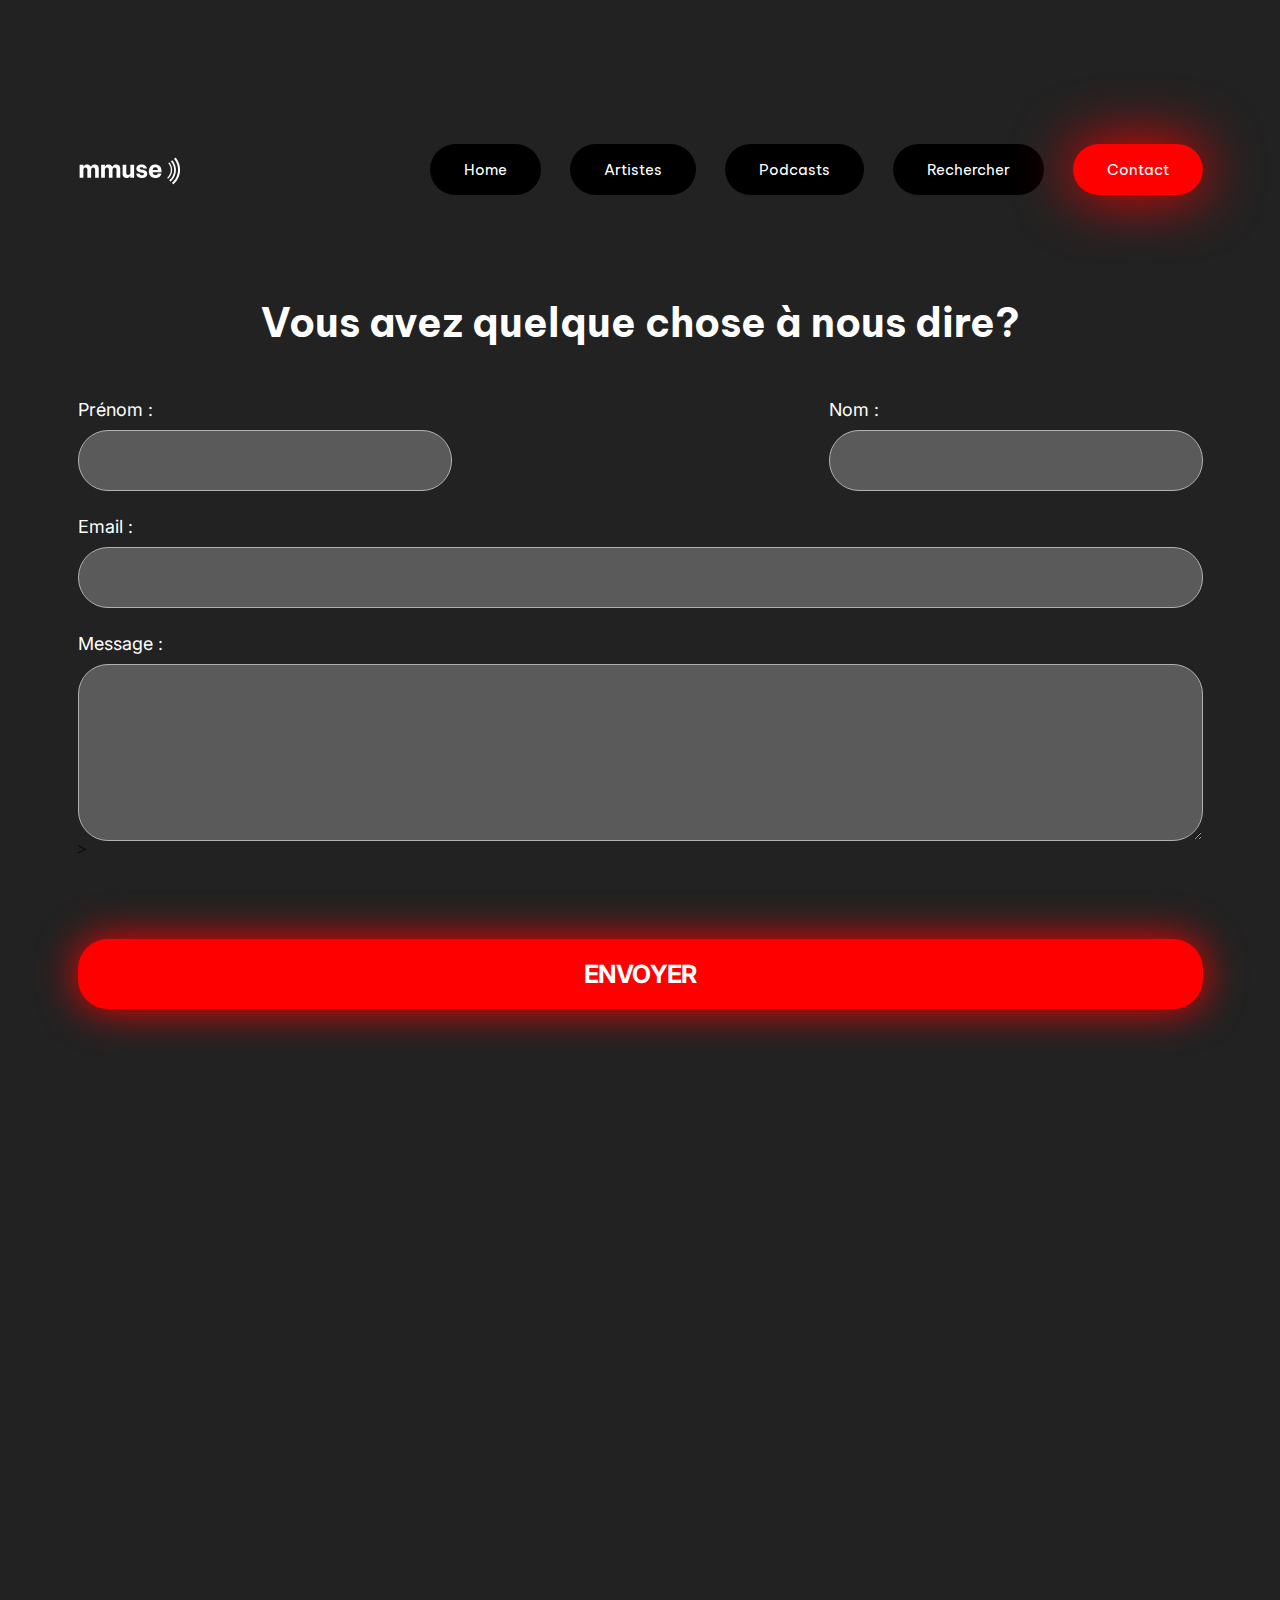
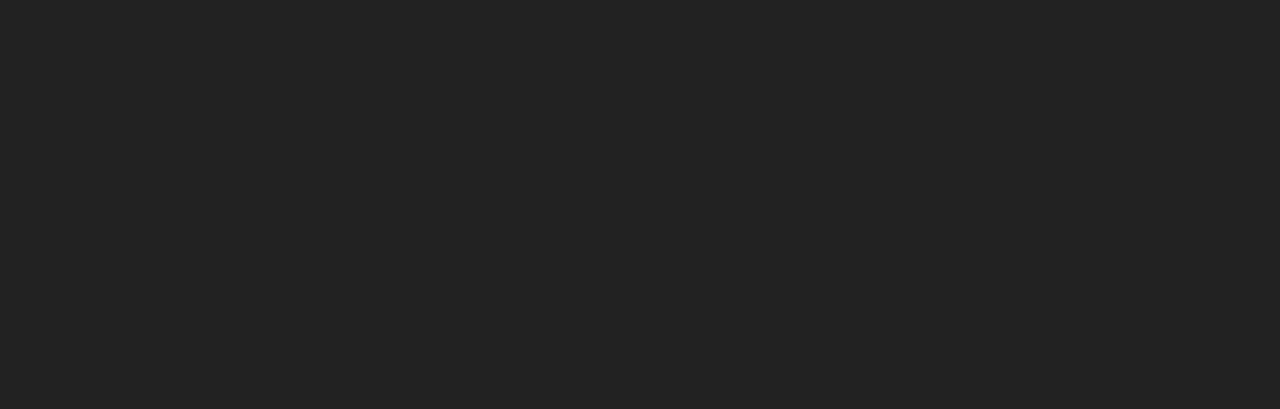
<file: Contact/contact.html>
<!DOCTYPE html>
<html lang="en">
    <head>
        <meta charset="UTF-8">
        <title>mmuse - Contact</title>
        <link rel="stylesheet" type="text/css" href="contact.css">
        <link rel="preconnect" href="https://fonts.googleapis.com">
        <link rel="preconnect" href="https://fonts.gstatic.com" crossorigin>
        <link href="https://fonts.googleapis.com/css2?family=Be+Vietnam+Pro:wght@600&family=Inter:wght@400;600&display=swap" rel="stylesheet">
    </head>
    <body>
        <div class="master-container">
            <!-- Navigation -->
            <nav>
                <img src="../Images/Logo.png" alt="logo mmuse">
                <div>
                    <a href="../index.html" class="nav-links">Home</a>
                    <a href="../main-artistes/main-artistes.html" class="nav-links">Artistes</a>
                    <a href="../Podcasts/podcasts.html" class="nav-links">Podcasts</a>
                    <a href="../search/search.html" class="nav-links">Rechercher</a>
                    <a href="../Contact/contact.html" class="nav-links" id="current-page">Contact</a>
                </div>
            </nav>
            
            <!-- Form -->
            <h1>Vous avez quelque chose à nous dire?</h1>
            <form>
                <!-- First row -->
                <div class="flex-rows">
                    <div>
                        <label for="first-name">Prénom :</label>
                        <input id="first-name" type="text">
                    </div>
                    <div>
                        <label for="last-name">Nom :</label>
                        <input id="last-name" type="text">
                    </div>
                </div>
                
                <!-- Second row -->
                <label for="email">Email :</label>
                <input id="email" type="email">
                
                <!-- Third row -->
                <label for="message">Message :</label>
                <textarea id="message" rows="5"></textarea>>
                
                <!-- submit button -->
                <button id="button" type="submit">Envoyer</button>
            </form>
        </div>
    </body>
</html>
</file>
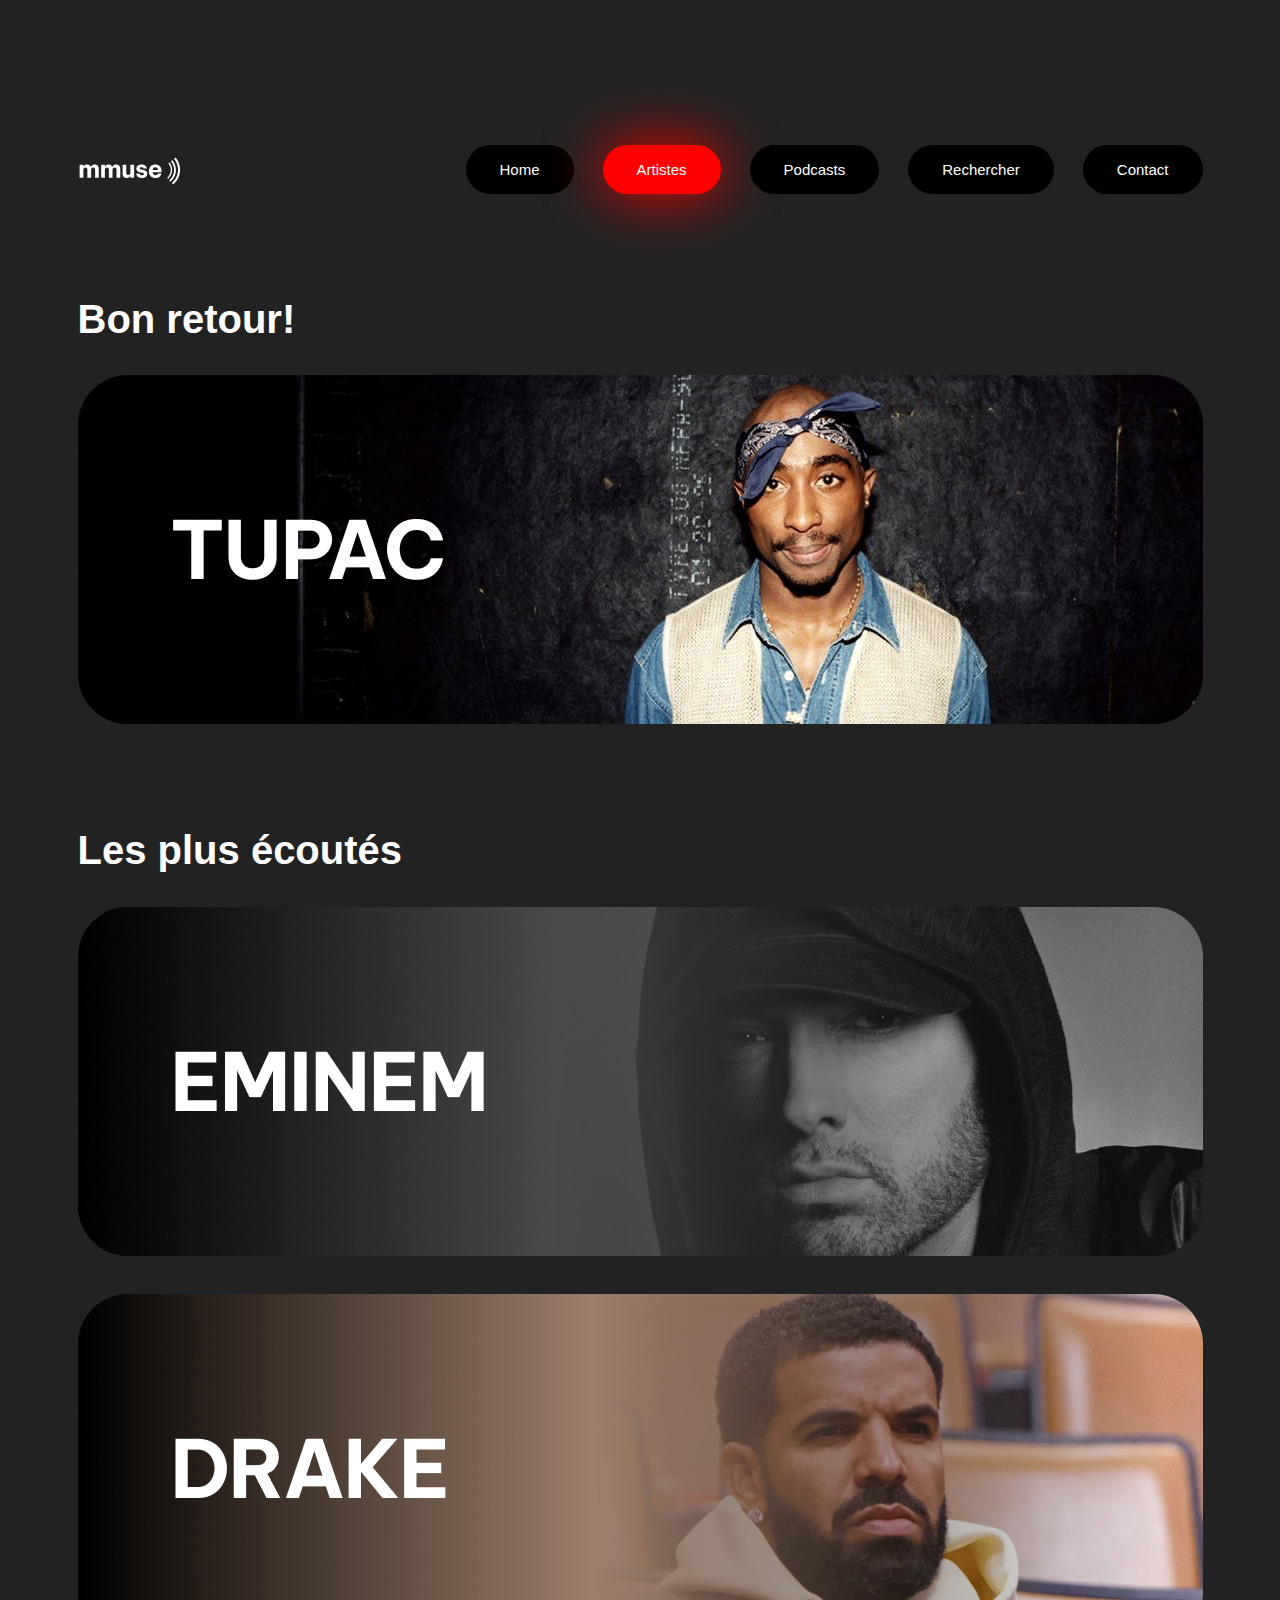
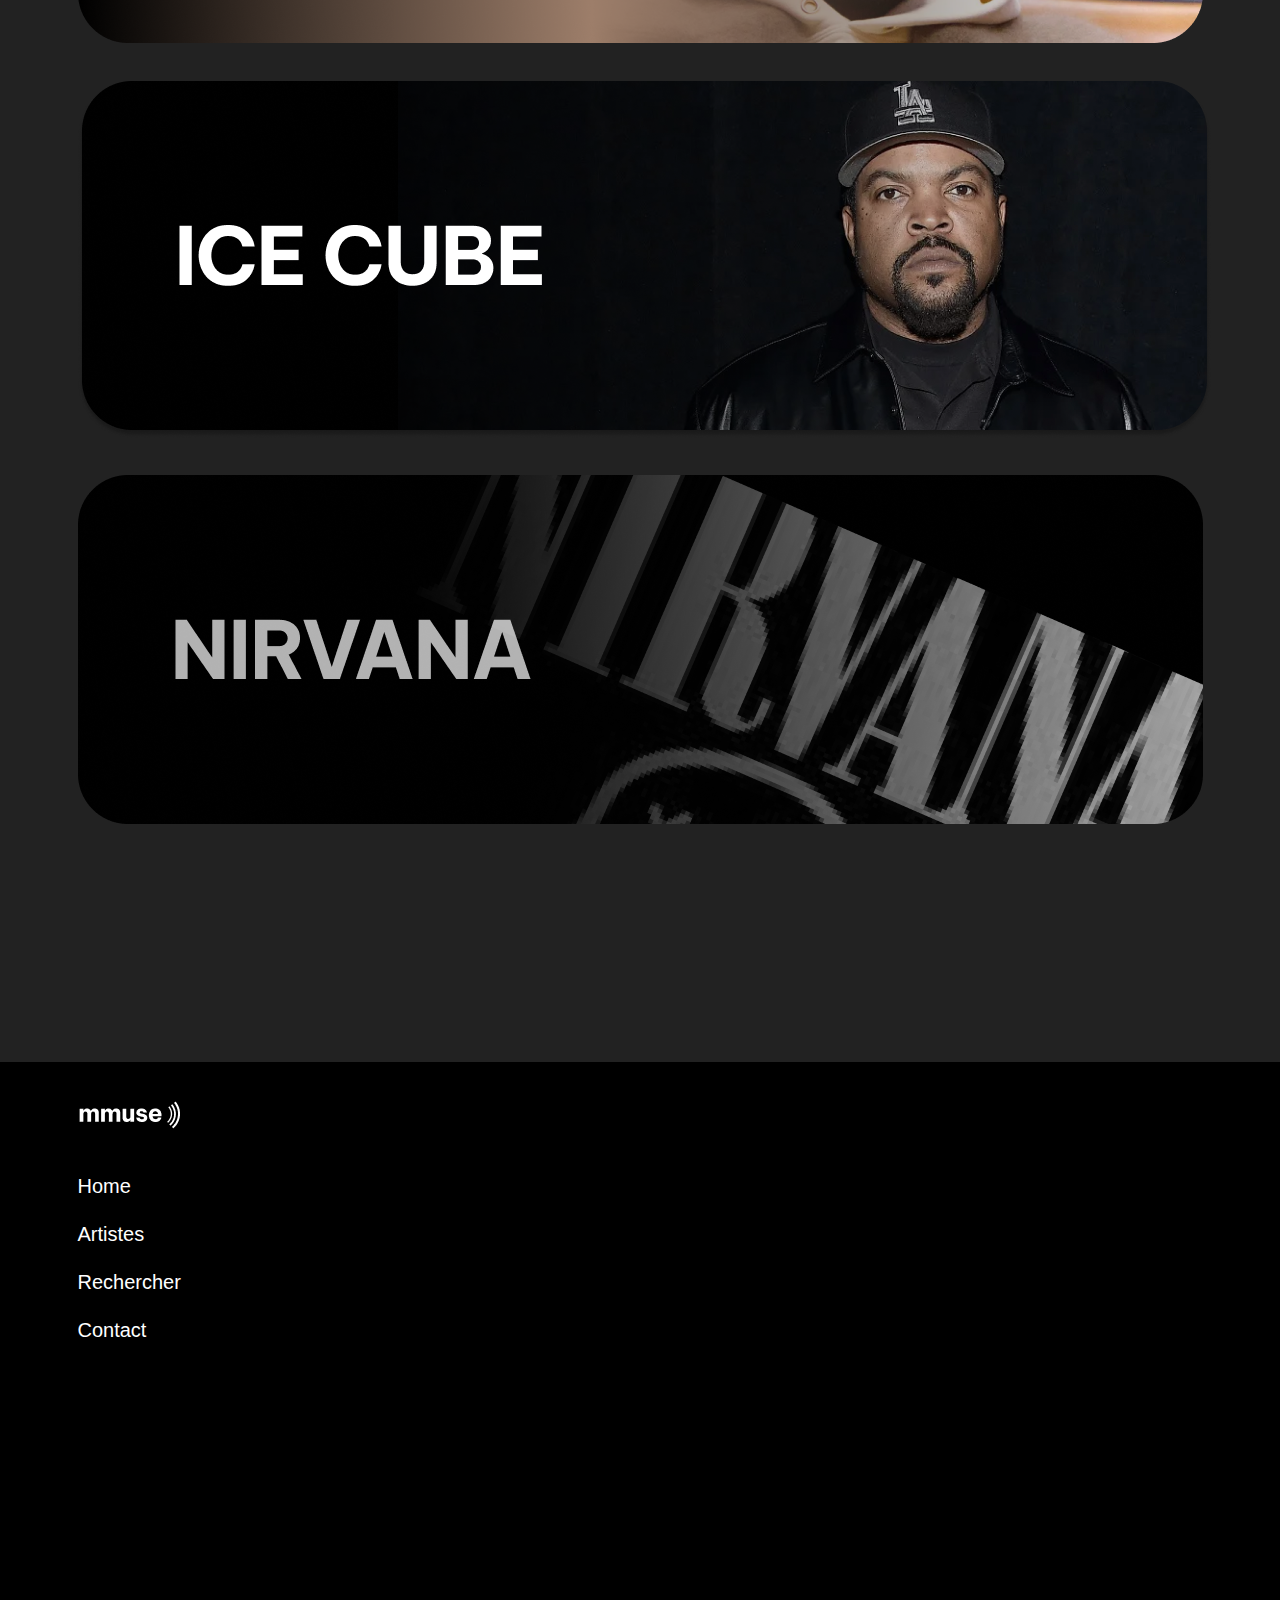
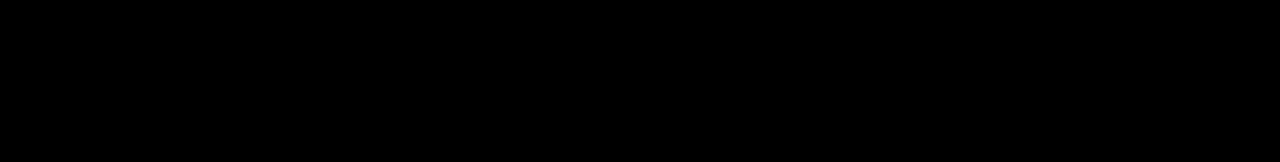
<file: main-artistes/main-artistes.html>
<!DOCTYPE html>
<html lang="en">

<head>
    <meta charset="UTF-8">
    <meta name="viewport" content="width=device-width, initial-scale=1.0">
    <title>main-artistes</title>
    <link rel="stylesheet" href="artistes.css">
</head>

<body>


    <div class="master-container">
        <!-- Navigation -->
        <nav>
            <img src="/Images/Logo.png" alt="logo mmuse">
            <div>
                <a href="../index.html" class="nav-links">Home</a>
                <a href="../main-artistes/main-artistes.html" class="nav-links" id="current-page">Artistes</a>
                <a href="../Podcasts/podcasts.html" class="nav-links">Podcasts</a>
                <a href="../search/search.html" class="nav-links">Rechercher</a>
                <a href="" class="nav-links">Contact</a>
            </div>
        </nav>



        <h1>Bon retour!</h1>



        <div class="spacingFrame">
            <a href="/main-artistes/Artiste/2pac/2pac.html"><img src="/Images/2pacFrame.png" alt="Frame2pac"></a>
        </div>


        <h1>Les plus écoutés</h1>

        <div class="spacingFrame" href="../main-artistes/Artiste/">
            <img src="/Images/EminemFrame.png" alt="FrameEminem">
        </div>

        <div class="spacingFrame">
            <a href="/main-artistes/Artiste/drake/drake.html"><img src="/Images/DrakeFrame.png" alt="FrameDrake"></a>
        </div>
        <div class="spacingFrame">
            <a href="/main-artistes/Artiste/IceCube/IceCube.html"><img src="/Images/IceCubeFrame.png" alt="FrameIceCube"></a>
        </div>
        <div class="spacingFrame">
           <a href="/main-artistes/Artiste/nirvana/nirvanaArtiste.html"> <img src="/Images/NirvanaFrame.png" alt="FrameNirvana" href="../main-artistes/Artiste/nirvana/nirvanaArtiste.html"></a>
        </div>


    </div>
  
    
    
    <footer>
        <div id="footer-container">
            <img src="/Images/Logo.png" alt="logo mmuse">
            <div id="footer-links-container">
                <a href="../index.html" class="footer-links">Home</a>
                <a href="../main-artistes/main-artistes.html" class="footer-links">Artistes</a>
                <a href="../search/search.html" class="footer-links">Rechercher</a>
                <a href="../Contact/contact.html" class="footer-links">Contact</a>
            </div>
        </div>
    </footer>
</body>

</html>
</file>
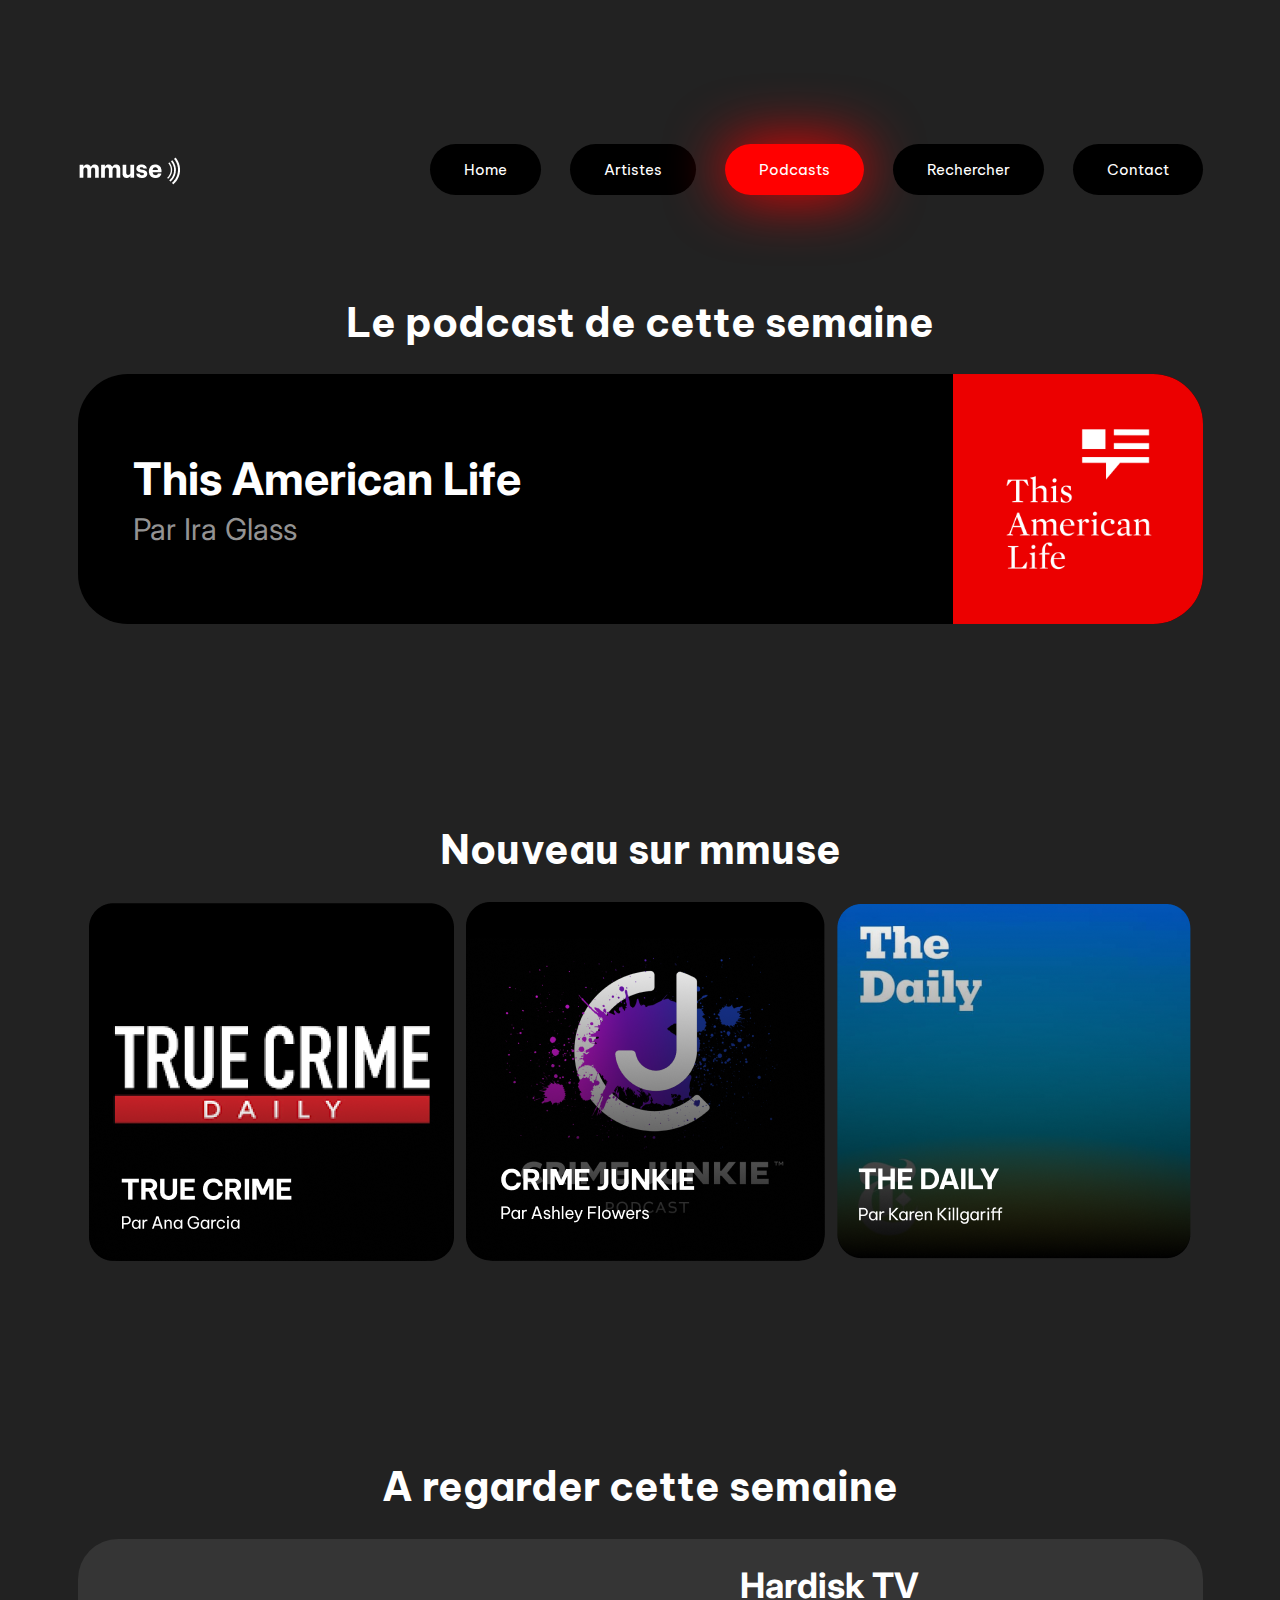
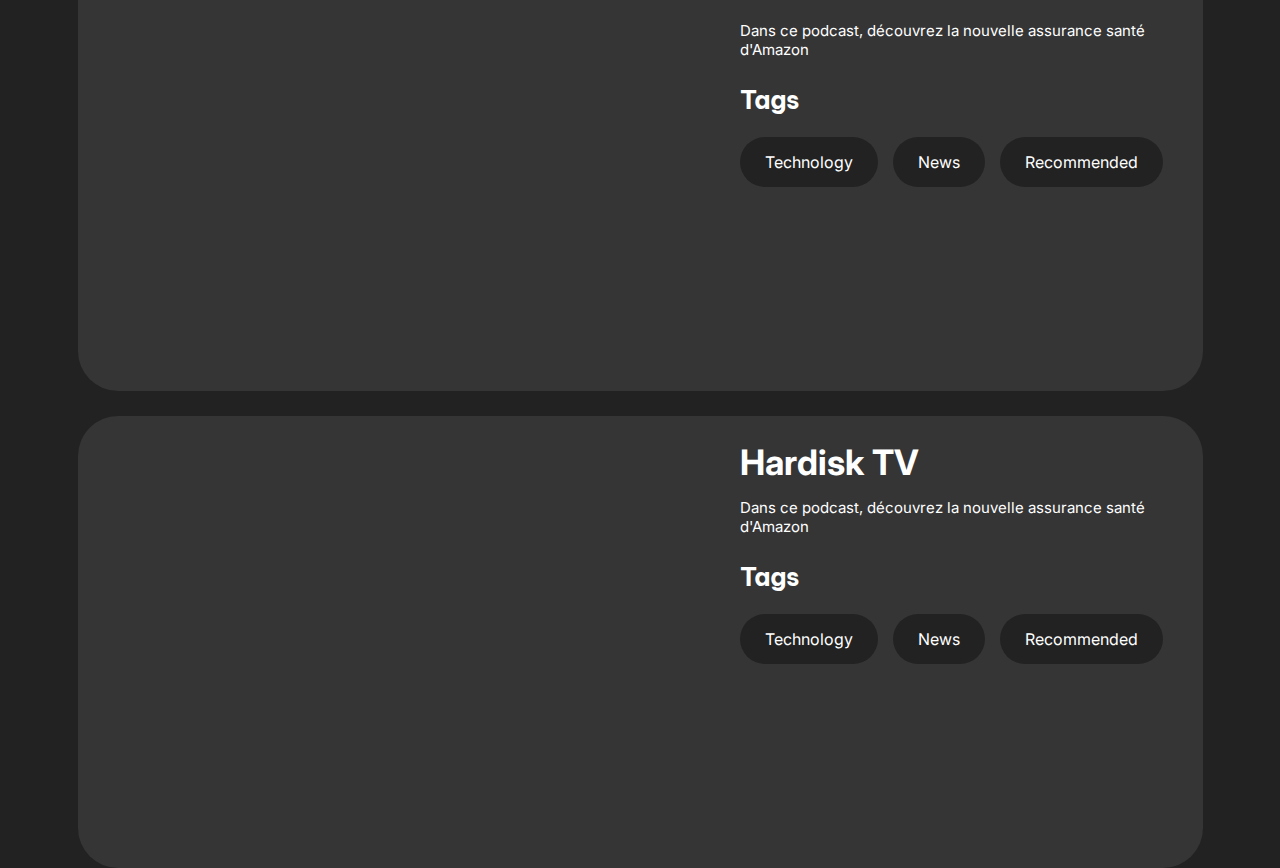
<file: Podcasts/podcasts.html>
<!DOCTYPE html>
<html lang="en">
    <head>
        <meta charset="UTF-8">
        <title>mmuse - Podcasts</title>
        <link rel="stylesheet" type="text/css" href="podcasts.css">
        <link rel="preconnect" href="https://fonts.googleapis.com">
        <link rel="preconnect" href="https://fonts.gstatic.com" crossorigin>
        <link href="https://fonts.googleapis.com/css2?family=Be+Vietnam+Pro:wght@600&family=Inter:wght@400;600&display=swap" rel="stylesheet">
    </head>
    <body>
        <div class="master-container">
            <!-- Navigation -->
            <nav>
                <img src="../Images/Logo.png" alt="logo mmuse">
                <div>
                    <a href="../index.html" class="nav-links">Home</a>
                    <a href="../main-artistes/main-artistes.html" class="nav-links">Artistes</a>
                    <a href="../Podcasts/podcasts.html" class="nav-links" id="current-page">Podcasts</a>
                    <a href="../search/search.html" class="nav-links">Rechercher</a>
                    <a href="../Contact/contact.html" class="nav-links">Contact</a>
                </div>
            </nav>
            
            <!-- Weekly podcast -->
            <h1>Le podcast de cette semaine</h1>
            <div id="weekly-container">
                <div id="weekly-text">
                    <h2>This American Life</h2>
                    <p id="author">Par Ira Glass</p>
                </div>
                <img src="../Images/weekly-podcast.png" alt="This American Life logo" style="height: 100%">
            </div>
            
            <!-- New podcasts -->
            <h1>Nouveau sur mmuse</h1>
            <div id="new-podcasts">
                <img src="../Images/podcast1.png" alt="True Crime">
                <img src="../Images/podcast2.png" alt="Crime Junkie">
                <img src="../Images/podcast3.png" alt="The Daily">
            </div>
            
            <!-- A regarder -->
            <h1>A regarder cette semaine</h1>
            <div class="video-container">
                <div class="container">
                    <iframe width="714" height="402" src="https://www.youtube.com/embed/PBFrsAsbkcc" title="Amazon lance une assurance santé !" frameborder="0" allow="accelerometer; autoplay; clipboard-write; encrypted-media; gyroscope; picture-in-picture; web-share" allowfullscreen></iframe>
                    <div class="info">
                        <h3 class="video-title">Hardisk TV</h3>
                        <p class="description">Dans ce podcast, découvrez la nouvelle assurance santé d'Amazon</p>
                        <h3>Tags</h3>
                        <div class="tags-container">
                            <p class="tag">Technology</p>
                            <p class="tag">News</p>
                            <p class="tag">Recommended</p>
                        </div>
                    </div>
                </div>
            </div>
            
            <div class="video-container">
                <!--  -->
                <div class="container">
                    <iframe width="714" height="402" src="https://www.youtube.com/embed/PBFrsAsbkcc" title="Amazon lance une assurance santé !" frameborder="0" allow="accelerometer; autoplay; clipboard-write; encrypted-media; gyroscope; picture-in-picture; web-share" allowfullscreen></iframe>
                    <div class="info">
                        <h3 class="video-title">Hardisk TV</h3>
                        <p class="description">Dans ce podcast, découvrez la nouvelle assurance santé d'Amazon</p>
                        <h3>Tags</h3>
                        <div class="tags-container">
                            <p class="tag">Technology</p>
                            <p class="tag">News</p>
                            <p class="tag">Recommended</p>
                        </div>
                    </div>
                </div>
            </div>
        </div>
    </body>
</html>
</file>
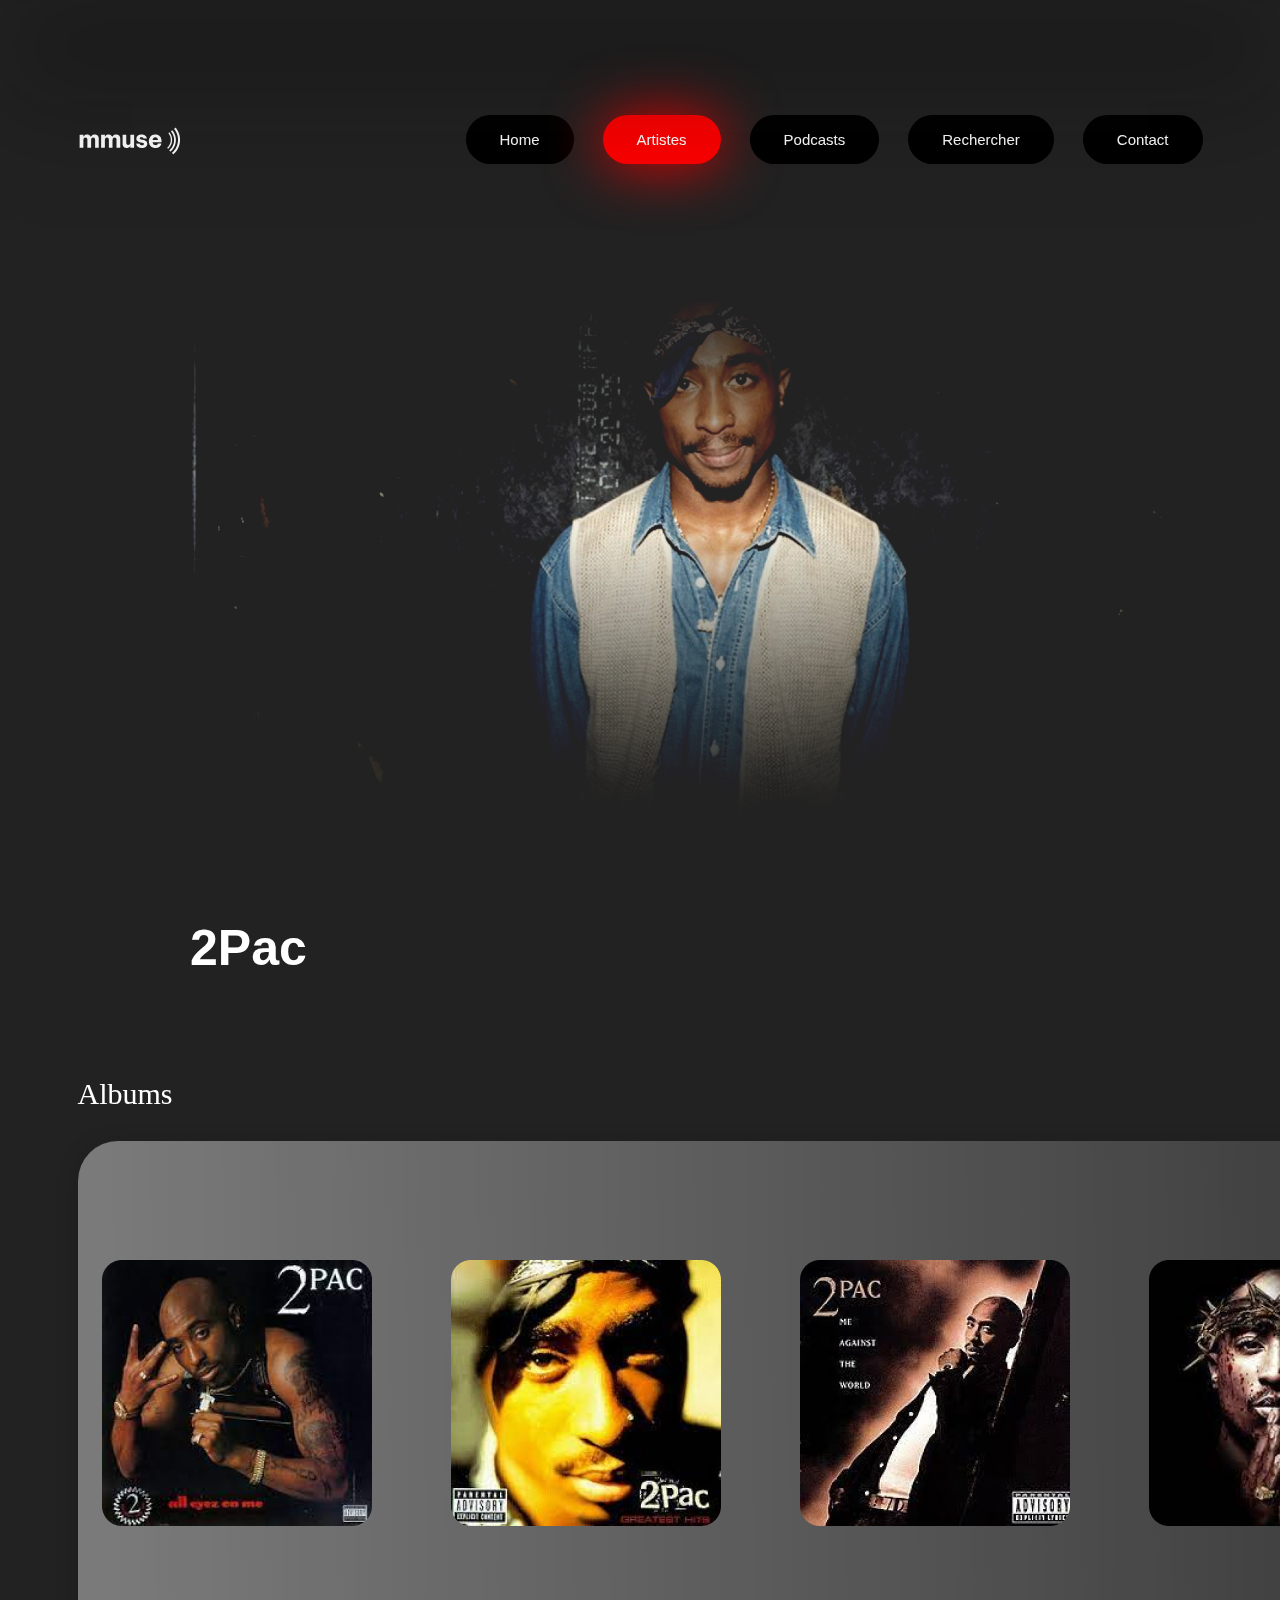
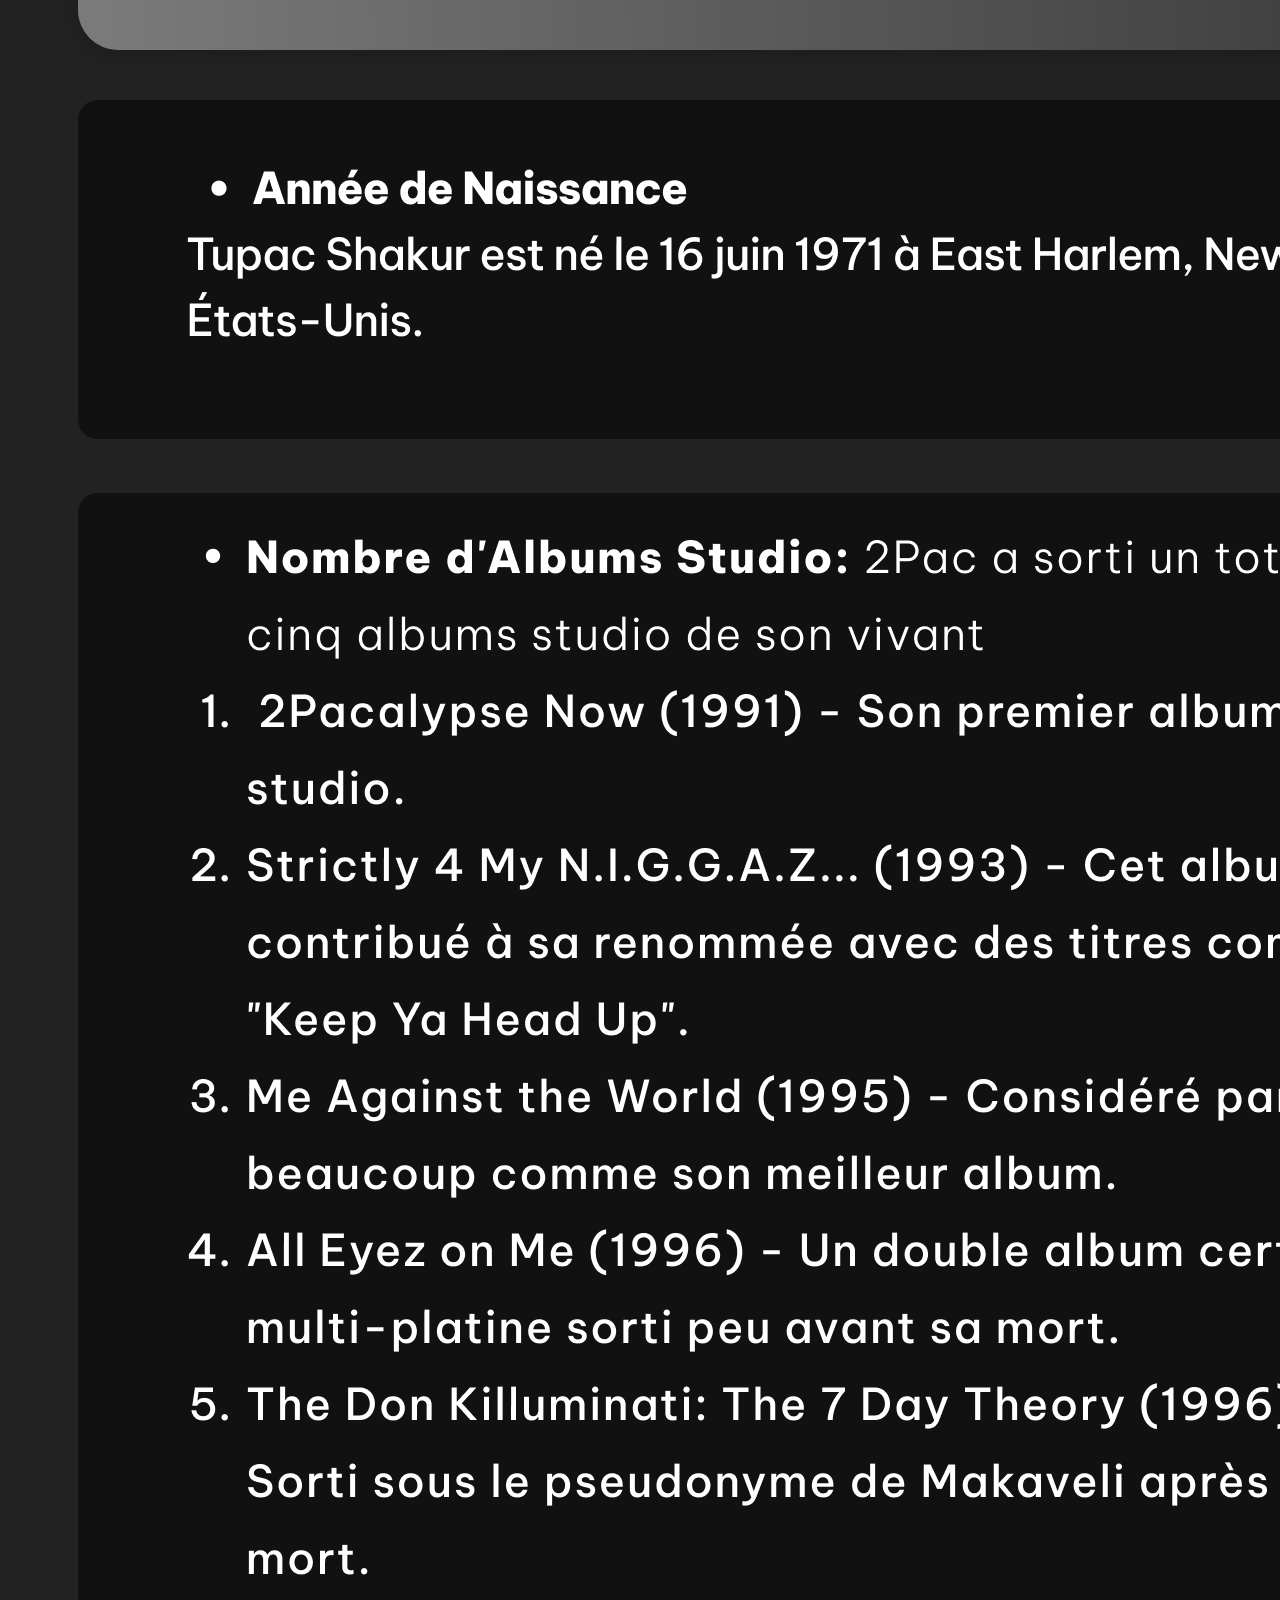
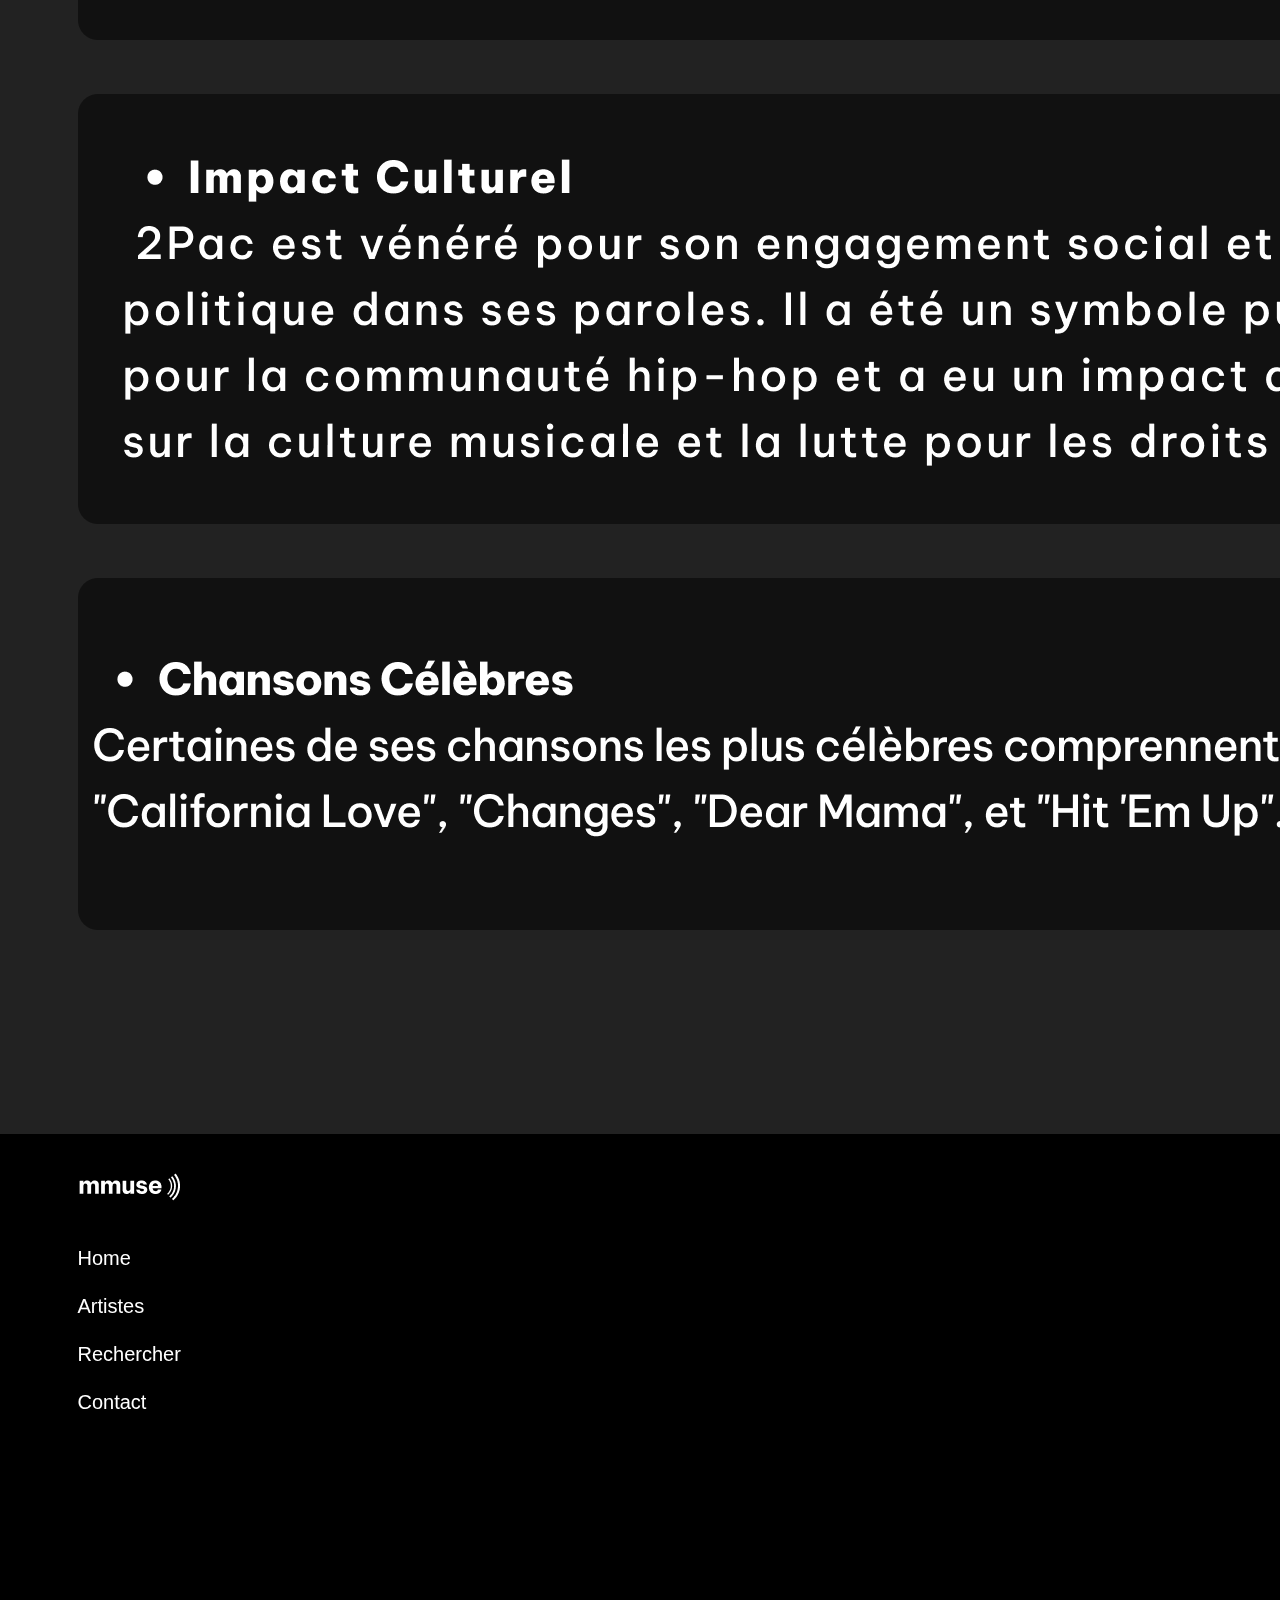
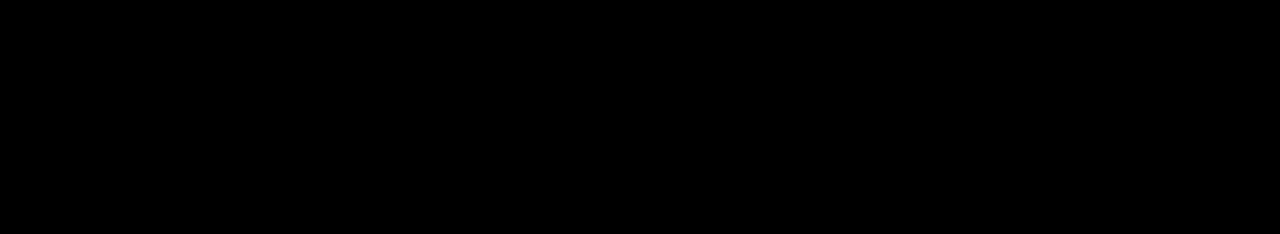
<file: Artiste/2pac/2pac.html>
<!DOCTYPE html>
<html lang="en">

<head>
    <meta charset="UTF-8">
    <meta name="viewport" content="width=device-width, initial-scale=1.0">
    <title>2pac</title>
    <link rel="stylesheet" href="2pac.css">
</head>



<body>

    <div class="containerFade"></div>

    <div class="master-container"> <!-- big container that makes the whole thing center-->


        <!-- Navigation -->
        <nav>
            <img src="/Images/Logo.png" alt="logo mmuse">
            <div>
                <a href="../../../index.html" class="nav-links">Home</a>
                <a href="../../../main-artistes/main-artistes.html" class="nav-links" id="current-page">Artistes</a>
                <a href="../../../Podcasts/podcasts.html" class="nav-links">Podcasts</a>
                <a href="../../../search/search.html" class="nav-links">Rechercher</a>
                <a href="../../../Contact/contact.html" class="nav-links">Contact</a>
            </div>
        </nav>

        <div class="spacingFrame" class="FrameArtiste" class="TopSpacing">
            <img src="../../../Images/2PacTopFrame.png" class="lighten-blend" alt="nirvanatop" width="100%">
            <h1>2Pac</h1>
        </div>
        <p class="test">Albums</p>
        <div id="whats-new">

            <div class="albums">
                <img src="../../../Images/albums-2pac/album1.png" alt="album1">
                <img src="../../../Images/albums-2pac/album2.png" alt="album2">
                <img src="../../../Images/albums-2pac/album3.png" alt="album3">
                <img src="../../../Images/albums-2pac/album4.png" alt="album14">
            </div>

        </div>


        <div>
            <div class="padding">
                <img src="../../../Images/albums-2pac/text1.png" alt="text1">
            </div>
            <div class="padding">
                <img src="../../../Images/albums-2pac/text2.png" alt="text2">
            </div>
            <div class="padding">
                <img src="../../../Images/albums-2pac/text3.png" alt="text3">
            </div>
            <div class="padding">
                <img src="../../../Images/albums-2pac/test4.png" alt="text4">
            </div>
        </div>

















        <!-- Section Footer (Work In Progress -->
        



    </div>


    <footer>
        <div id="footer-container">
            <img src="../../../Images/Logo.png" alt="logo mmuse">
            <div id="footer-links-container">
                <a href="" class="footer-links">Home</a>
                <a href="main-artistes/main-artistes.html" class="footer-links">Artistes</a>
                <a href="search/search.html" class="footer-links">Rechercher</a>
                <a href="" class="footer-links">Contact</a>
            </div>
        </div>
    </footer>



</body>

</html>
</file>
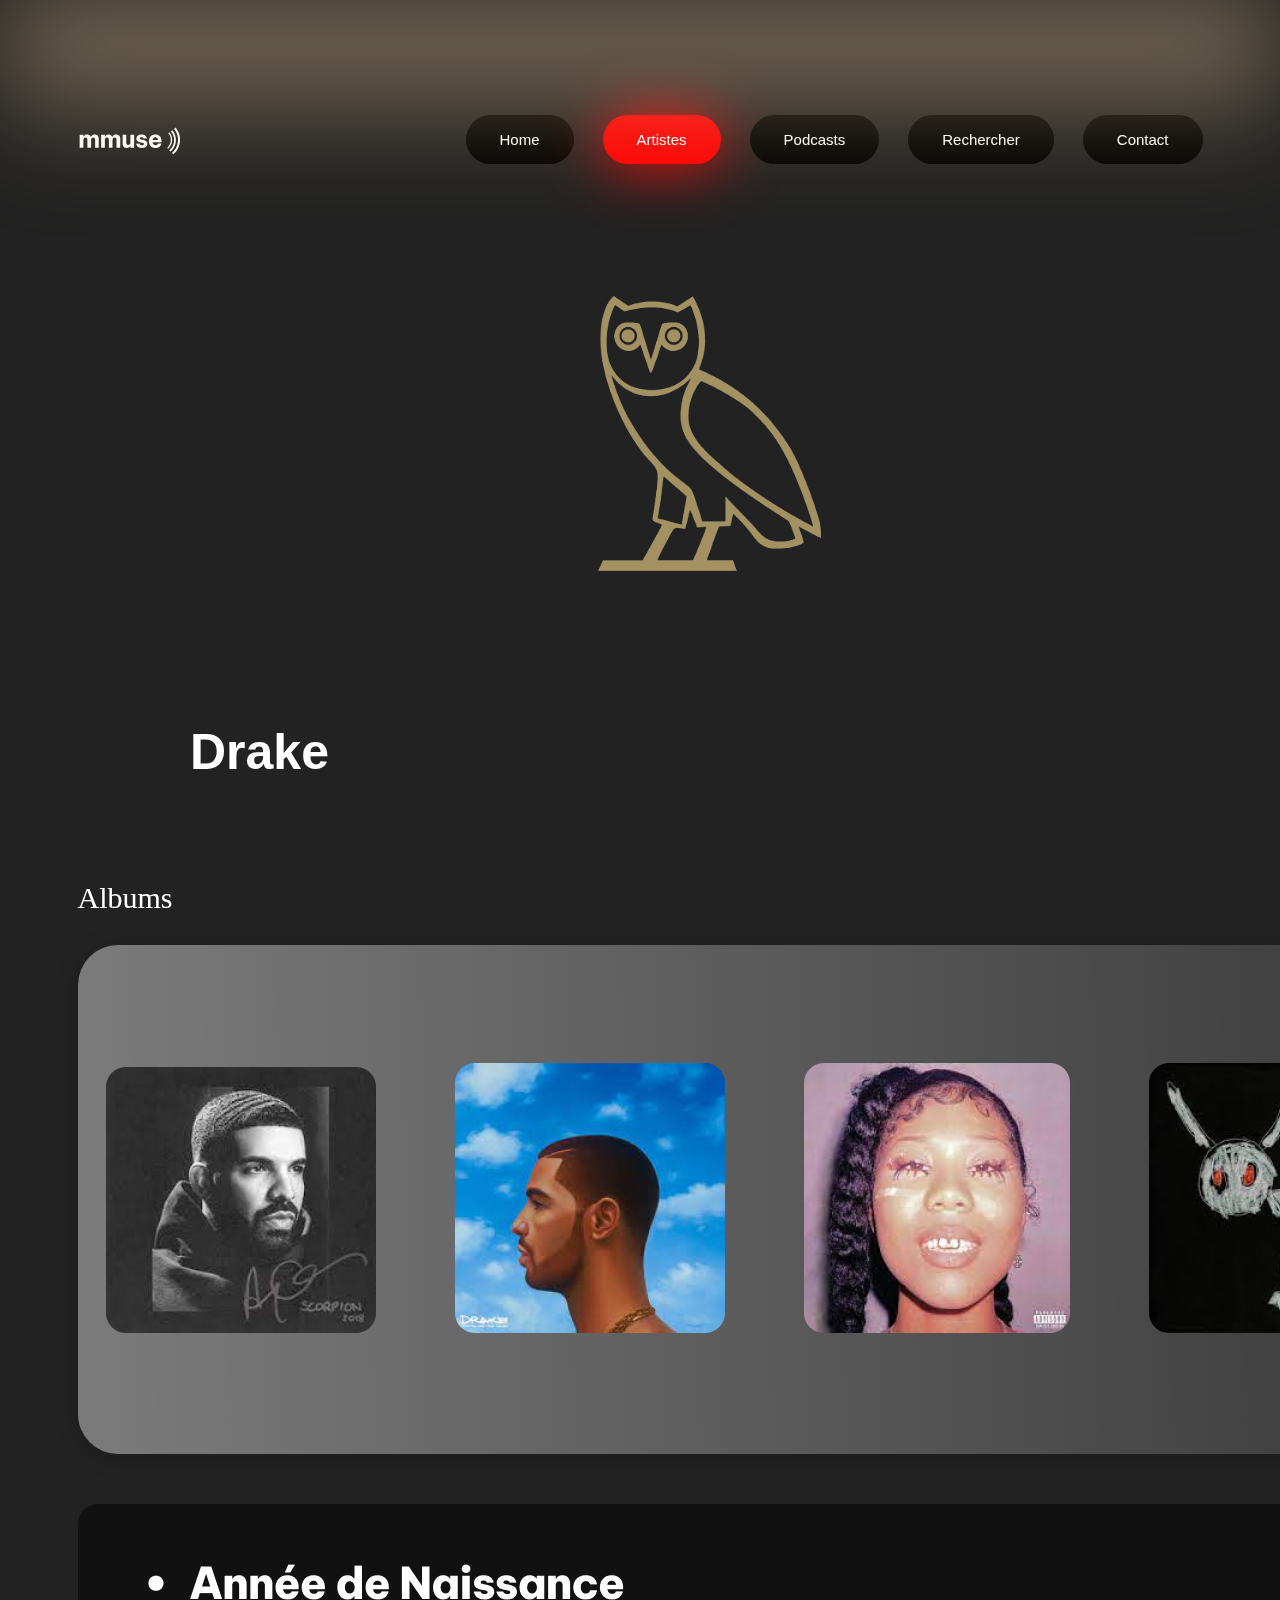
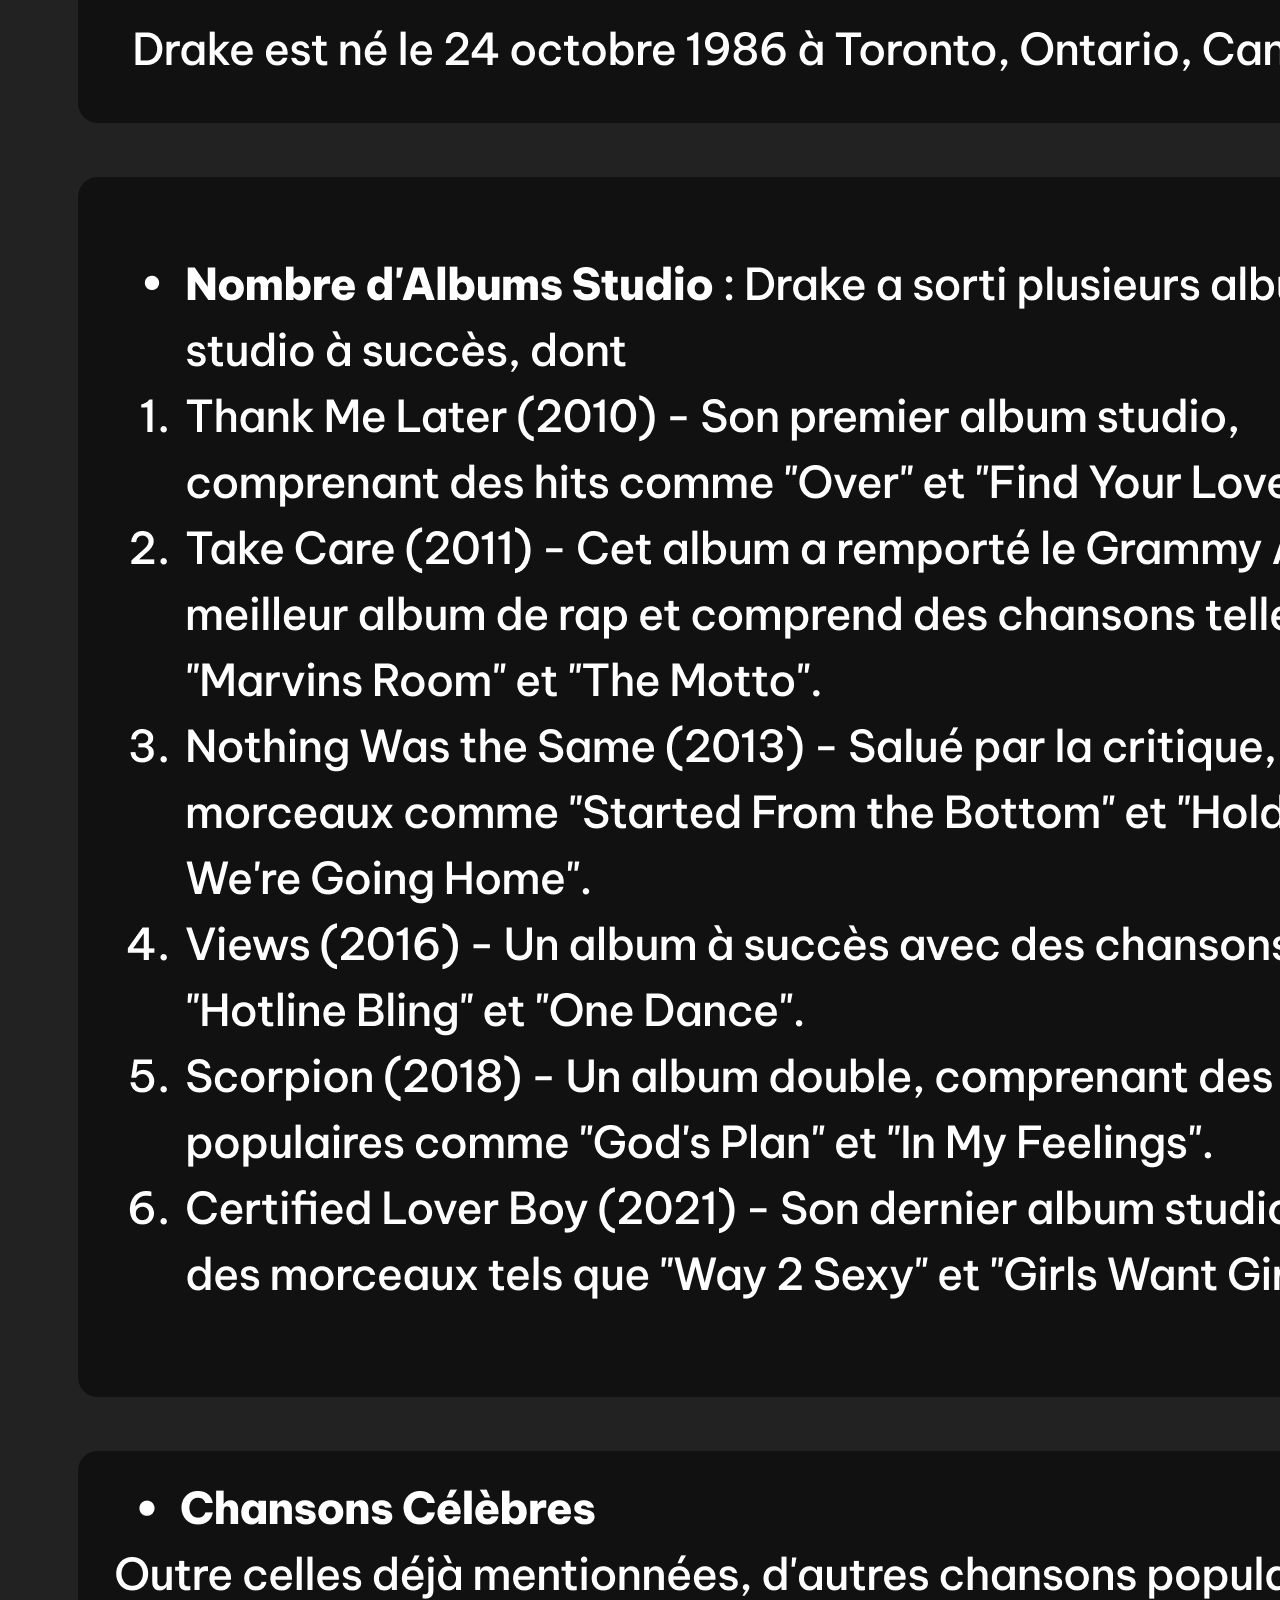
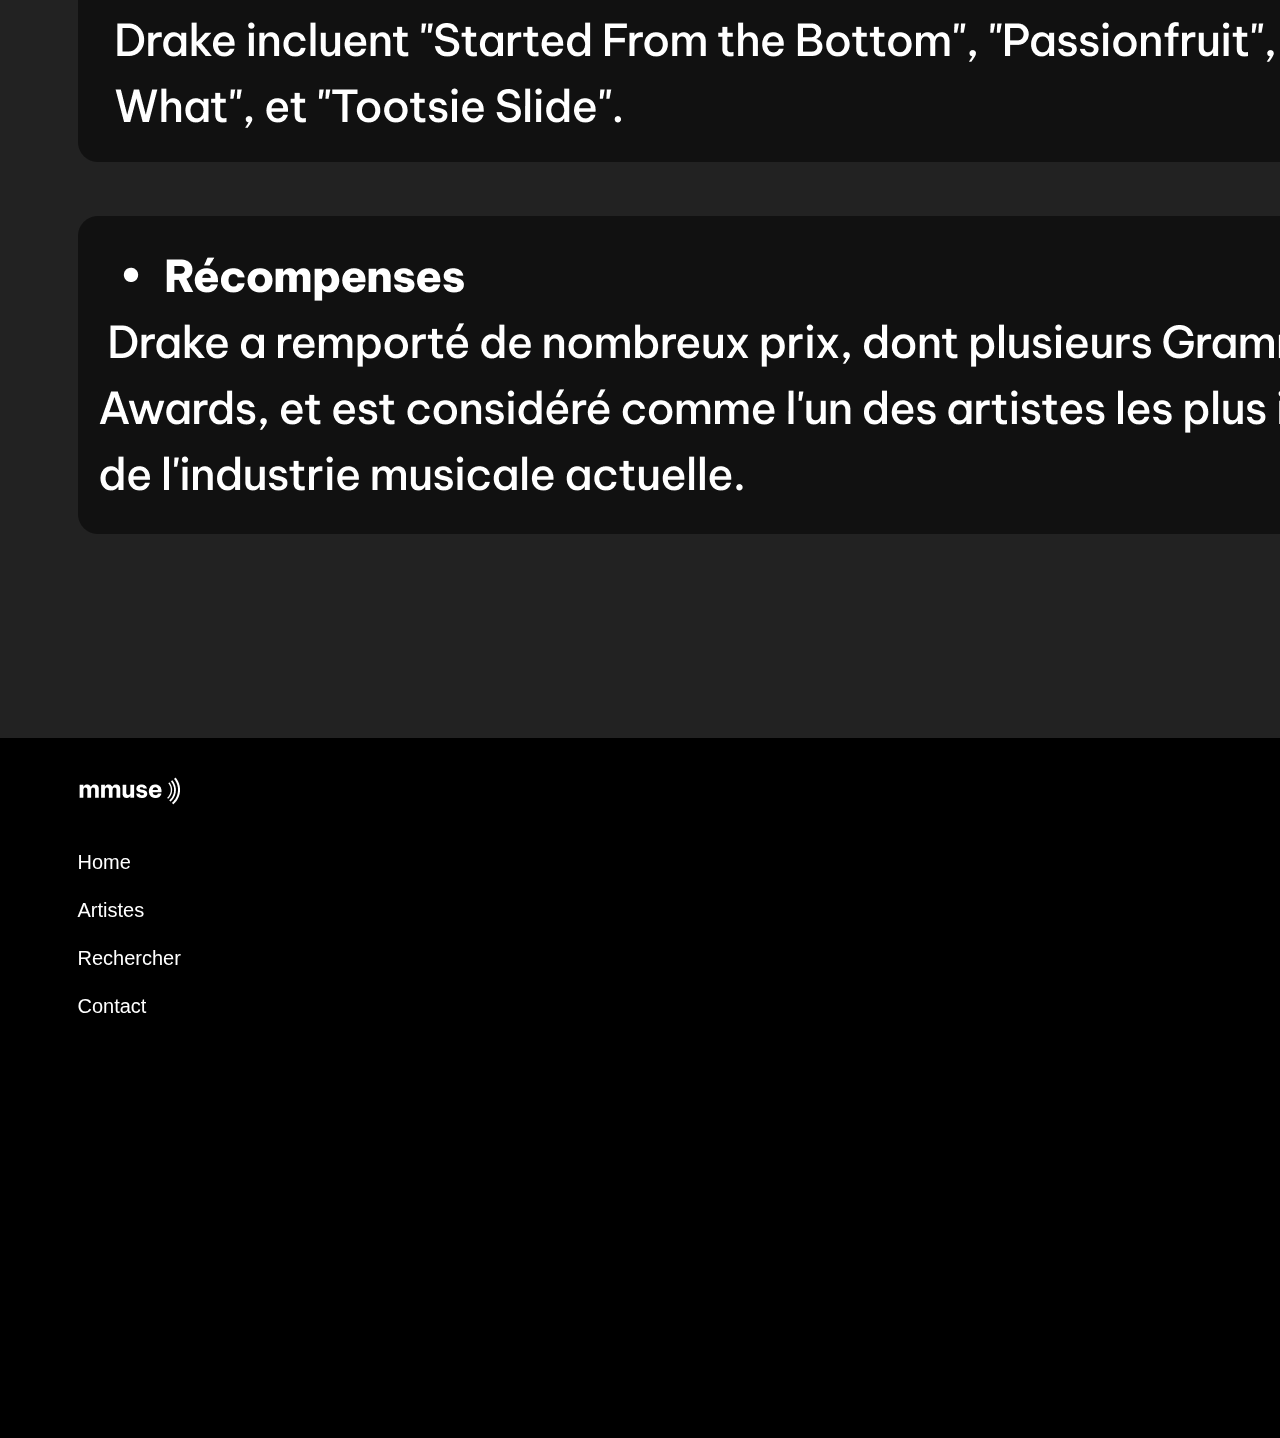
<file: Artiste/drake/drake.html>
<!DOCTYPE html>
<html lang="en">
<head>
    <meta charset="UTF-8">
    <meta name="viewport" content="width=device-width, initial-scale=1.0">
    <title>Drake</title>
    <link rel="stylesheet" href="drake.css">
</head>
<body>

    <div class="containerFade"></div>

    <div class="master-container"> <!-- big container that makes the whole thing center-->


        <!-- Navigation -->
        <nav>
            <img src="/Images/Logo.png" alt="logo mmuse">
            <div>
                <a href="../../../index.html" class="nav-links">Home</a>
                <a href="../../../main-artistes/main-artistes.html" class="nav-links" id="current-page">Artistes</a>
                <a href="../../../Podcasts/podcasts.html" class="nav-links">Podcasts</a>
                <a href="../../../search/search.html" class="nav-links">Rechercher</a>
                <a href="../../../Contact/contact.html" class="nav-links">Contact</a>
            </div>
        </nav>

        <div class="spacingFrame" class="FrameArtiste" class="TopSpacing">
            <img src="../../../Images/DrakeFramTop.png" class="lighten-blend" alt="nirvanatop" width="100%">
            <h1>Drake</h1>
        </div>
        <p class="test">Albums</p>
        <div id="whats-new">

            <div class="albums">
                <img src="../../../Images/albums-drake/albums1.png" alt="album1">
                <img src="../../../Images/albums-drake/albums2.png" alt="album2">
                <img src="../../../Images/albums-drake/albums3.png" alt="album3">
                <img src="../../../Images/albums-drake/albums4.png" alt="album14">
            </div>

        </div>


        <div>
            <div class="padding">
                <img src="../../../Images/albums-drake/text1.png" alt="text1">
            </div>
            <div class="padding">
                <img src="../../../Images/albums-drake/text2.png" alt="text2">
            </div>
            <div class="padding">
                <img src="../../../Images/albums-drake/text3.png" alt="text3">
            </div>
            <div class="padding">
                <img src="../../../Images/albums-drake/text4.png" alt="text4">
            </div>
        </div>

















        <!-- Section Footer (Work In Progress -->
        



    </div>


    <footer>
        <div id="footer-container">
            <img src="../../../Images/Logo.png" alt="logo mmuse">
            <div id="footer-links-container">
                <a href="" class="footer-links">Home</a>
                <a href="main-artistes/main-artistes.html" class="footer-links">Artistes</a>
                <a href="search/search.html" class="footer-links">Rechercher</a>
                <a href="" class="footer-links">Contact</a>
            </div>
        </div>
    </footer>



</body>
</html>
</file>
<file: Contact/contact.css>
body {
    background-color: #222222;
    display: flex;
    flex-direction: column;
    align-items: center;
    justify-content: center;
    padding: 0;
    margin: 30px 0 0;
}

.master-container {
    width: 1125px;
    align-items: center;
}

/* Navigation */
nav {
    display: flex;
    justify-content: space-between;
    align-items: center;
    width: 1150px;
    color: white;
    margin-top: 10%;
}

.nav-links {
    text-decoration: none;
    color: white;
    font-family: 'Be Vietnam Pro', sans-serif;
    margin-right: 25px;
    font-size: 15px;
    padding: 16px 34px;
    background-color: black;
    border-radius: 37px;
}

#current-page {
    background-color: #FF0000;
    box-shadow: 0 0 60px 0 #F00;
}

/* Titre */
h1 {
    text-align: center;
    margin-top: 100px;
    font-size: 40px;
    color: white;
    font-family: 'Be Vietnam Pro', sans-serif;
}

/* Formulaire */
form {
    display: flex;
    flex-direction: column;
}

label, input {
    display: flex;
    flex-direction: column;
}

.flex-rows {
    display: flex;
    flex-direction: row;
    justify-content: space-between;
    gap: 50px;
}

label {
    font-family: "Inter", sans-serif;
    color: white;
    font-size: 18px;
    margin-top: 25px;
}

input {
    padding: 15px 25px;
    border-radius: 30px;
    border: 1px solid #B1B1B1;
    background: #5A5A5A;
    color: white;
    font-size: 25px;
    margin-top: 10px;
}

#button {
    border: 0;
    background-color: #FF0000;
    color: #FFF;
    text-align: center;
    font-family: "Inter", sans-serif;
    font-weight: bold;
    font-size: 25px;
    letter-spacing: -0.78px;
    text-transform: uppercase;
    width: 1125px;
    margin-top: 80px;
    padding: 20px 40px;
    border-radius: 30px;
    box-shadow: 0 0 40px 0 #FF0000;
    margin-bottom: 1000px;
}

textarea {
    padding: 15px 25px;
    border-radius: 30px;
    border: 1px solid #B1B1B1;
    background: #5A5A5A;
    color: white;
    font-size: 25px;
    margin-top: 10px;
}
</file>
<file: main-artistes/artistes.css>
body {
    background-color: #222222;
    display: flex;
    flex-direction: column;
    align-items: center;
    justify-content: center;
    padding: 0;
    margin: 30px 0 0;
}

.master-container {
    width: 1125px;
    align-items: center;
}


/* Navigation Bar */
nav {
    display: flex;
    justify-content: space-between;
    align-items: center;
    color: white;
    margin-top: 10%;
}

.nav-links {
    text-decoration: none;
    color: white;
    font-family: 'Be Vietnam Pro', sans-serif;
    margin-left: 25px;
    font-size: 15px;
    padding: 16px 34px;
    background-color: black;
    border-radius: 37px;
}

#current-page {
    background-color: #FF0000;
    box-shadow: 0 0 60px 0 #F00;
}

/* Title */
h1 {
    margin-top: 100px;
    font-size: 40px;
    color: white;
    font-family: 'Be Vietnam Pro', sans-serif;
}

/* Quoi de neuf */
#whats-new {
    border-radius: 40px;
    background: linear-gradient(89deg, rgba(255, 255, 255, 0.40) 2.41%, rgba(255, 255, 255, 0.10) 97.59%);
    box-shadow: 0 4px 24px -1px rgba(0, 0, 0, 0.20);
    backdrop-filter: blur(20px);
    width: 1125px;
    height: 509px;;
    display: flex;
    justify-content: center;
    align-items: center;
}

#wn-container {
    margin: 25px;
    padding: 25px;
    width: 100%;
    height: 80%;
    border-radius: 25px;
    display: flex;
    flex-direction: column;
    justify-content: space-between;
}

h2 {
    width: 100%;
    text-align: center;
    font-family: 'Be Vietnam Pro', sans-serif;
    font-weight: bold;
    color: white;
    font-size: 35px;
}

#album-container {
    display: flex;
    flex-direction: row;
    justify-content: space-between;
    align-items: center;
}

#blob {
    background: #F00;
    filter: blur(100px);
    width: 1125px;
    height: 435px;
    border-radius: 60px;
    position: absolute;
    z-index: -2;
    margin: auto;
}

/* Nouveautés */
#feature-container {
    width: 100%;
    background-image: url("images/feature-bg.png");
    height: 680px;
    margin-top: 200px;
    display: flex;
    flex-direction: column;
    align-items: center;
    justify-content: center;
}

#feature-text {
    color: white;
    font-size: 28px;
    width: 1000px;
    text-align: center;
    font-family: 'Inter', sans-serif;
}

#release-date {
    text-transform: uppercase;
    padding: 20px 40px;
    border: white 1px solid;
    font-family: 'Inter', sans-serif;
    color: white;
    border-radius: 50px;
    font-size: 25px;
    font-weight: bold;
}

/* Statistiques */
#stats {
    margin-top: 200px;
    box-shadow: 0 0 60px 0 #000;
    position: relative;
    height: 300px;
    border-radius: 40px;
    display: flex;
    justify-content: center;
    align-items: center;
    flex-direction: column;
    padding: 50px;
}

#stats-flex {
    display: flex;
    flex-direction: row;
    justify-content: space-between;
    align-items: center;
    width: 60%;
}

.stat {
    font-family: 'Inter', sans-serif;
    color: white;
    text-align: center;
    font-size: 20px;
}

.stat-number {
    margin-bottom: -5px;
    font-family: 'Be Vietnam Pro', sans-serif;
    font-size: 80px;
}

/* Section audio*/
#audio {
    margin-top: 200px;
    background-color: black;
    border-radius: 40px;
    height: 300px;
    display: flex;
    justify-content: space-between;
    align-items: center;
    flex-direction: row;
}

#text-container {
    color: white;
    margin-left: 50px;
}

#audio-text {
    margin: 0;
    color: #939393;
    font-size: 24px;
    font-family: "Inter", sans-serif;
}

#album-name {
    margin: 5px 0 0;
    text-align: left;
    font-size: 50px;
}

#artist-name {
    margin: 0;
    font-size: 24px;
    font-family: "Inter", sans-serif;
}

#audio-play {
    margin-right: 50px;
}

/* Footer */
footer {
    width: 100%;
    height: 700px;
    margin-top: 200px;
    display: flex;
    flex-direction: column;
    background-color: black;
    align-items: center;
}

#footer-container {
    margin: 25px;
    width: 1125px;
}

.footer-links {
    font-family: "Inter", sans-serif;
    color: white;
    text-decoration: none;
    font-size: 20px;
    margin-bottom: 25px;
}

#footer-links-container {
    margin-top: 30px;
    display: flex;
    flex-direction: column;

}

.spacingFrame{

margin-top: 3%;
margin-bottom: 3%;
}
</file>
<file: Podcasts/podcasts.css>
body {
    background-color: #222222;
    display: flex;
    flex-direction: column;
    align-items: center;
    justify-content: center;
    padding: 0;
    margin: 30px 0 0;
}

.master-container {
    width: 1125px;
    align-items: center;
}

/* Navigation */
nav {
    display: flex;
    justify-content: space-between;
    align-items: center;
    width: 1150px;
    color: white;
    margin-top: 10%;
}

.nav-links {
    text-decoration: none;
    color: white;
    font-family: 'Be Vietnam Pro', sans-serif;
    margin-right: 25px;
    font-size: 15px;
    padding: 16px 34px;
    background-color: black;
    border-radius: 37px;
}

#current-page {
    background-color: #FF0000;
    box-shadow: 0 0 60px 0 #F00;
}

/* Weekly Podcast */
h1 {
    text-align: center;
    margin-top: 100px;
    font-size: 40px;
    color: white;
    font-family: 'Be Vietnam Pro', sans-serif;
}

#weekly-container {
    background-color: black;
    border-radius: 50px;
    height: 250px;
    display: flex;
    align-items: center;
    justify-content: space-between;
    overflow: hidden;
    margin-bottom: 200px;
}

h2 {
    font-size: 45px;
    text-align: center;
    color: white;
    font-family: "Inter", sans-serif;
}

#author {
    font-size: 30px;
    color: #939393;
    font-family: "Inter", sans-serif;
}

#weekly-text {
    margin-left: 50px;
}

h2, #author {
    margin: 5px;
}

/* New podcasts */
#new-podcasts {
    display: flex;
    justify-content: space-evenly;
    align-items: center;
    margin-bottom: 200px;
}

/* Videos */
.video-container {
    margin-top: 25px;
    background-color: #353535;
    border-radius: 40px;
    padding: 25px;
}


h3 {
    text-align: left;

    font-size: 25px;
    color: white;
    font-family: 'Be Vietnam Pro', sans-serif;
}



.tag {
    padding: 15px 25px;
    background-color: #222222;
    margin-right: 15px;
    border-radius: 25px;
    color: white;
    font-family: "Inter", sans-serif;

}

.info {
    margin-left: 25px;
}

.tags-container {
    display: flex;
    flex-direction: row;
    margin-top: -20px;
}
iframe {
    border-radius: 10px;
}

.container {
    display: flex;
    flex-direction: row;

}

.video-title {
    font-size: 35px;
    margin: 0;
    text-align: left;
    color: white;
    font-family: "Inter", sans-serif;
}

.description {
    font-size: 15px;
    text-align: left;
    font-weight: normal;
    color: white;
    font-family: "Inter", sans-serif;
}
</file>
<file: Artiste/2pac/2pac.css>
body {
    background-color: #222222;
    display: flex;
    flex-direction: column;
    align-items: center;
    justify-content: center;
    margin: 0;
    
}

.master-container {
    width: 1125px;
    align-items: center;
}


/* Navigation Bar */
nav {
    display: flex;
    justify-content: space-between;
    align-items: center;
    color: white;
    margin-top: 10%;
}

.nav-links {
    text-decoration: none;
    color: white;
    font-family: 'Be Vietnam Pro', sans-serif;
    margin-left: 25px;
    font-size: 15px;
    padding: 16px 34px;
    background-color: black;
    border-radius: 37px;
}

#current-page {
    background-color: #FF0000;
    box-shadow: 0 0 60px 0 #F00;
}

/* Title */
h1 {
    margin-top: 100px;
    font-size: 50px;
    color: white;
    font-family: 'Be Vietnam Pro', sans-serif;
    
}

/* Quoi de neuf */
#whats-new {
    border-radius: 40px;
    background: linear-gradient(89deg, rgba(255, 255, 255, 0.40) 2.41%, rgba(255, 255, 255, 0.10) 97.59%);
    box-shadow: 0 4px 24px -1px rgba(0, 0, 0, 0.20);
    backdrop-filter: blur(20px);
    width: 1440px;
    height: 509px;
    
    display: flex;
    justify-content: center;
    align-items: center;

}

#wn-container {
    margin: 25px;
    padding: 25px;
    width: 100%;
    height: 80%;
    border-radius: 25px;
    display: flex;
    flex-direction: column;
    justify-content: space-between;
}

h2 {
    width: 100%;
    text-align: center;
    font-family: 'Be Vietnam Pro', sans-serif;
    font-weight: bold;
    color: white;
    font-size: 35px;
}

#album-container {
    display: flex;
    flex-direction: row;
    justify-content: space-between;
    align-items: center;
}

#blob {
    background: #F00;
    filter: blur(100px);
    width: 1125px;
    height: 435px;
    border-radius: 60px;
    position: absolute;
    z-index: -2;
    margin: auto;
}

/* Nouveautés */
#feature-container {
    width: 100%;
    background-image: url("images/feature-bg.png");
    height: 680px;
    margin-top: 200px;
    display: flex;
    flex-direction: column;
    align-items: center;
    justify-content: center;
}

#feature-text {
    color: white;
    font-size: 28px;
    width: 1000px;
    text-align: center;
    font-family: 'Inter', sans-serif;
}

#release-date {
    text-transform: uppercase;
    padding: 20px 40px;
    border: white 1px solid;
    font-family: 'Inter', sans-serif;
    color: white;
    border-radius: 50px;
    font-size: 25px;
    font-weight: bold;
}

/* Statistiques */
#stats {
    margin-top: 200px;
    box-shadow: 0 0 60px 0 #000;
    position: relative;
    height: 300px;
    border-radius: 40px;
    display: flex;
    justify-content: center;
    align-items: center;
    flex-direction: column;
    padding: 50px;
}

#stats-flex {
    display: flex;
    flex-direction: row;
    justify-content: space-between;
    align-items: center;
    width: 60%;
}

.stat {
    font-family: 'Inter', sans-serif;
    color: white;
    text-align: center;
    font-size: 20px;
}

.stat-number {
    margin-bottom: -5px;
    font-family: 'Be Vietnam Pro', sans-serif;
    font-size: 80px;
}

/* Section audio*/
#audio {
    margin-top: 200px;
    background-color: black;
    border-radius: 40px;
    height: 300px;
    display: flex;
    justify-content: space-between;
    align-items: center;
    flex-direction: row;
}

#text-container {
    color: white;
    margin-left: 50px;
}

#audio-text {
    margin: 0;
    color: #939393;
    font-size: 24px;
    font-family: "Inter", sans-serif;
}

#album-name {
    margin: 5px 0 0;
    text-align: left;
    font-size: 50px;
}

#artist-name {
    margin: 0;
    font-size: 24px;
    font-family: "Inter", sans-serif;
}

#audio-play {
    margin-right: 50px;
}

/* Footer */
footer {
    width: 100%;
    height: 700px;
    margin-top: 200px;
    display: flex;
    flex-direction: column;
    background-color: black;
    align-items: center;
}

#footer-container {
    margin: 25px;
    width: 1125px;
}

.footer-links {
    font-family: "Inter", sans-serif;
    color: white;
    text-decoration: none;
    font-size: 20px;
    margin-bottom: 25px;
}

#footer-links-container {
    margin-top: 30px;
    display: flex;
    flex-direction: column;

}


.lighten-blend {
    mix-blend-mode: lighten;
    margin-top: 8%;
}


.spacingFrame{

margin-left: 10%;

}


.containerFade{
    
    background: linear-gradient(to bottom, #0505058d -10%, transparent 25%, transparent 100%);
    position: absolute;
    top: 0;
    left: 0;
    height: 600px; /* Adjust the height as needed */
    width: 100%;
    z-index: 1000; /* Set a higher z-index to ensure it's above other elements */
    filter: blur(50px); /* Adjust the blur amount as needed */
    pointer-events: none;

  }


  .test{



    margin-top: 100px;
    font-size: 30px;
    color: white;
    font-family: 'Be Vietnam Pro', sans-serif;
    font-family: bold;

  }

  .albums img {
    margin-right: 75px; /* Adjust the right margin as needed */
}

#information {
    border-radius: 40px;
    background: linear-gradient(89deg, rgba(3, 3, 3, 0.4) 2.41%, rgba(94, 92, 92, 0.1) 97.59%);
    box-shadow: 0 4px 24px -1px rgba(0, 0, 0, 0.20);
    backdrop-filter: blur(20px);
    width: 1500px;
    height:1500px;
    margin-top: 5%;
    
    display: flex;
    justify-content: center;
    align-items: center;

}
.padding{

margin-top: 50px;

}
</file>
<file: Artiste/drake/drake.css>
body {
    background-color: #222222;
    display: flex;
    flex-direction: column;
    align-items: center;
    justify-content: center;
    margin: 0;

}

.master-container {
    width: 1125px;
    align-items: center;
}


/* Navigation Bar */
nav {
    display: flex;
    justify-content: space-between;
    align-items: center;
    color: white;
    margin-top: 10%;
}

.nav-links {
    text-decoration: none;
    color: white;
    font-family: 'Be Vietnam Pro', sans-serif;
    margin-left: 25px;
    font-size: 15px;
    padding: 16px 34px;
    background-color: black;
    border-radius: 37px;
}

#current-page {
    background-color: #FF0000;
    box-shadow: 0 0 60px 0 #F00;
}

/* Title */
h1 {
    margin-top: 100px;
    font-size: 50px;
    color: white;
    font-family: 'Be Vietnam Pro', sans-serif;

}

/* Quoi de neuf */
#whats-new {
    border-radius: 40px;
    background: linear-gradient(89deg, rgba(255, 255, 255, 0.40) 2.41%, rgba(255, 255, 255, 0.10) 97.59%);
    box-shadow: 0 4px 24px -1px rgba(0, 0, 0, 0.2);
    backdrop-filter: blur(20px);
    width: 1440px;
    height: 509px;

    display: flex;
    justify-content: center;
    align-items: center;

}

#wn-container {
    margin: 25px;
    padding: 25px;
    width: 100%;
    height: 80%;
    border-radius: 25px;
    display: flex;
    flex-direction: column;
    justify-content: space-between;
}

h2 {
    width: 100%;
    text-align: center;
    font-family: 'Be Vietnam Pro', sans-serif;
    font-weight: bold;
    color: white;
    font-size: 35px;
}

#album-container {
    display: flex;
    flex-direction: row;
    justify-content: space-between;
    align-items: center;
}

#blob {
    background: #F00;
    filter: blur(100px);
    width: 1125px;
    height: 435px;
    border-radius: 60px;
    position: absolute;
    z-index: -2;
    margin: auto;
}

/* Nouveautés */
#feature-container {
    width: 100%;
    background-image: url("images/feature-bg.png");
    height: 680px;
    margin-top: 200px;
    display: flex;
    flex-direction: column;
    align-items: center;
    justify-content: center;
}

#feature-text {
    color: white;
    font-size: 28px;
    width: 1000px;
    text-align: center;
    font-family: 'Inter', sans-serif;
}

#release-date {
    text-transform: uppercase;
    padding: 20px 40px;
    border: white 1px solid;
    font-family: 'Inter', sans-serif;
    color: white;
    border-radius: 50px;
    font-size: 25px;
    font-weight: bold;
}

/* Statistiques */
#stats {
    margin-top: 200px;
    box-shadow: 0 0 60px 0 #000;
    position: relative;
    height: 300px;
    border-radius: 40px;
    display: flex;
    justify-content: center;
    align-items: center;
    flex-direction: column;
    padding: 50px;
}

#stats-flex {
    display: flex;
    flex-direction: row;
    justify-content: space-between;
    align-items: center;
    width: 60%;
}

.stat {
    font-family: 'Inter', sans-serif;
    color: white;
    text-align: center;
    font-size: 20px;
}

.stat-number {
    margin-bottom: -5px;
    font-family: 'Be Vietnam Pro', sans-serif;
    font-size: 80px;
}

/* Section audio*/
#audio {
    margin-top: 200px;
    background-color: black;
    border-radius: 40px;
    height: 300px;
    display: flex;
    justify-content: space-between;
    align-items: center;
    flex-direction: row;
}

#text-container {
    color: white;
    margin-left: 50px;
}

#audio-text {
    margin: 0;
    color: #939393;
    font-size: 24px;
    font-family: "Inter", sans-serif;
}

#album-name {
    margin: 5px 0 0;
    text-align: left;
    font-size: 50px;
}

#artist-name {
    margin: 0;
    font-size: 24px;
    font-family: "Inter", sans-serif;
}

#audio-play {
    margin-right: 50px;
}

/* Footer */
footer {
    width: 100%;
    height: 700px;
    margin-top: 200px;
    display: flex;
    flex-direction: column;
    background-color: black;
    align-items: center;
}

#footer-container {
    margin: 25px;
    width: 1125px;
}

.footer-links {
    font-family: "Inter", sans-serif;
    color: white;
    text-decoration: none;
    font-size: 20px;
    margin-bottom: 25px;
}

#footer-links-container {
    margin-top: 30px;
    display: flex;
    flex-direction: column;

}


.lighten-blend {
    mix-blend-mode: lighten;
    margin-top: 8%;
}


.spacingFrame {

    margin-left: 10%;

}


.containerFade {

    background: linear-gradient(to bottom, #D2B48C -10%, transparent 25%, transparent 100%);
    position: absolute;
    top: 0;
    left: 0;
    height: 600px;
    /* Adjust the height as needed */
    width: 100%;
    z-index: 1000;
    /* Set a higher z-index to ensure it's above other elements */
    filter: blur(50px);
    /* Adjust the blur amount as needed */
    pointer-events: none;

}


.test {



    margin-top: 100px;
    font-size: 30px;
    color: white;
    font-family: 'Be Vietnam Pro', sans-serif;
    font-family: bold;

}

.albums img {
    margin-right: 75px;
    /* Adjust the right margin as needed */
}

#information {
    border-radius: 40px;
    background: linear-gradient(89deg, rgba(3, 3, 3, 0.4) 2.41%, rgba(94, 92, 92, 0.1) 97.59%);
    box-shadow: 0 4px 24px -1px rgba(0, 0, 0, 0.20);
    backdrop-filter: blur(20px);
    width: 1500px;
    height:1500px;
    margin-top: 5%;
    
    display: flex;
    justify-content: center;
    align-items: center;

}

.padding {

    margin-top: 50px;

}
</file>
